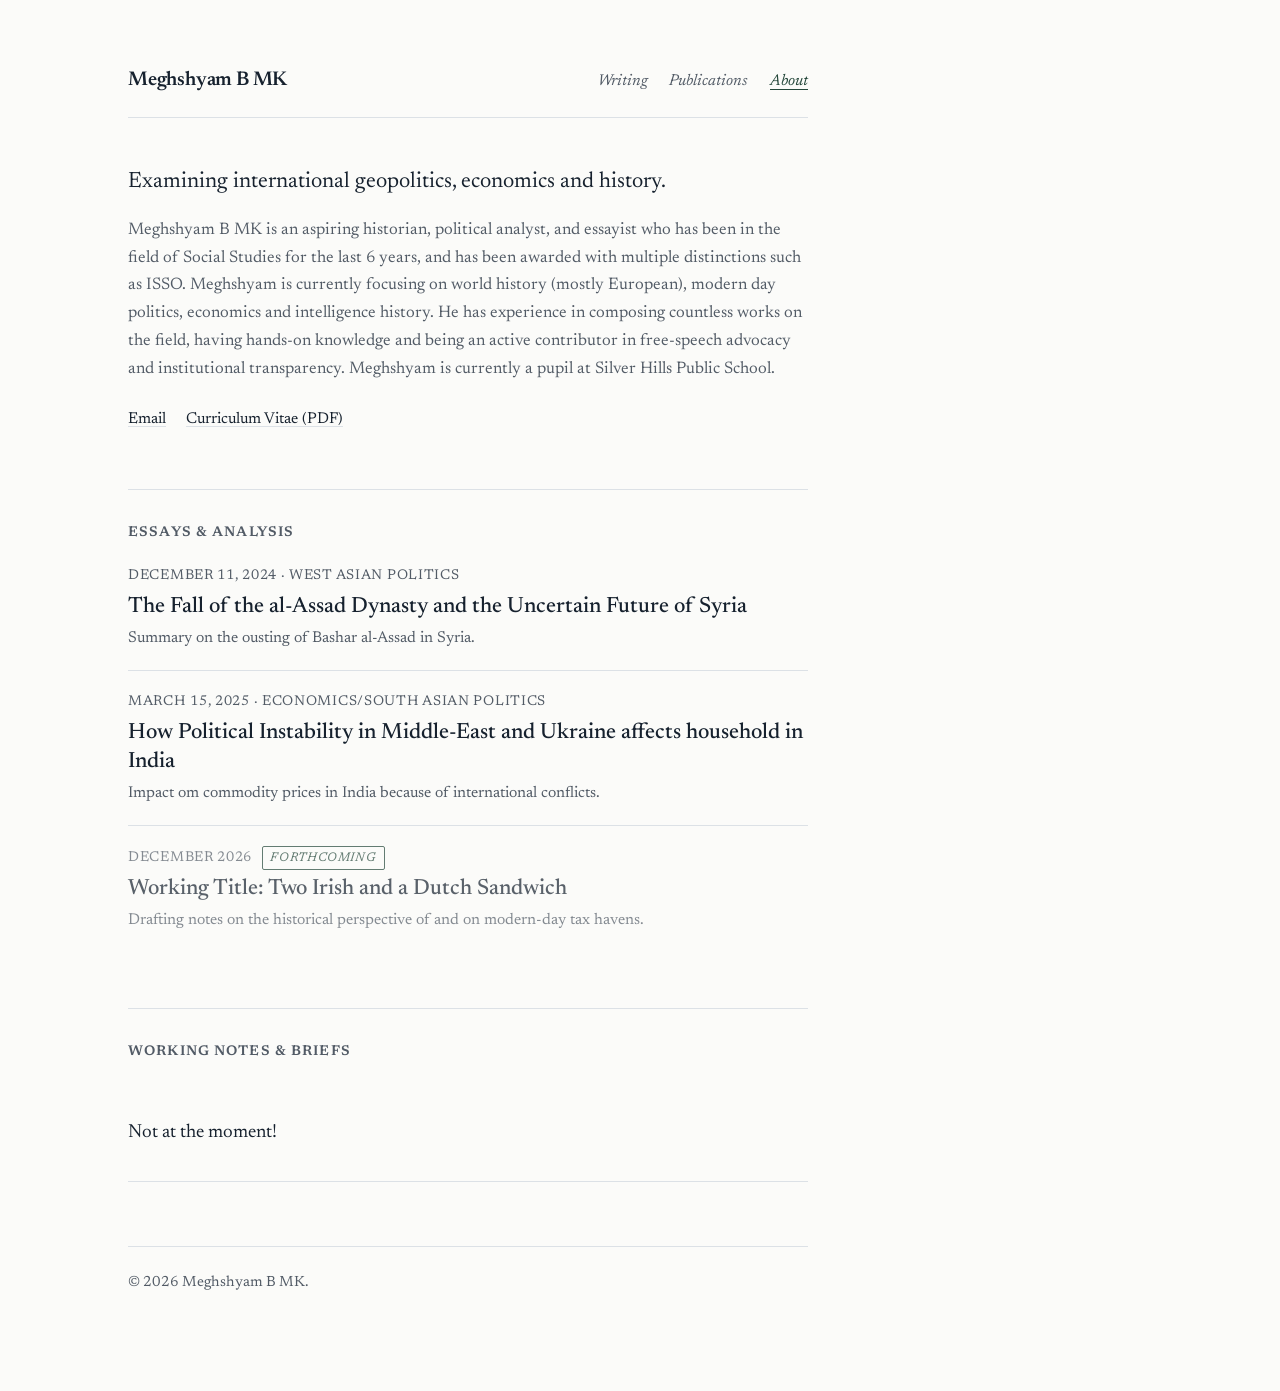
<file: index.html>
<!DOCTYPE html>
<html lang="en">
<head>
  <meta charset="UTF-8">
  <meta name="viewport" content="width=device-width, initial-scale=1.0">
  <title>Meghshyam — Political Analysis &amp; Essays</title>

  <!-- Times New Roman–style editorial serif font -->
  <link rel="preconnect" href="https://fonts.googleapis.com">
  <link rel="preconnect" href="https://fonts.gstatic.com" crossorigin>
  <link href="https://fonts.googleapis.com/css2?family=Newsreader:ital,opsz,wght@0,6..72,400;0,6..72,500;0,6..72,600;1,6..72,400&display=swap" rel="stylesheet">

  <link rel="stylesheet" href="style.css">
</head>
<body>
  <div class="container">

    <!-- TOP HEADER & NAVIGATION -->
    <header>
      <a href="index.html" class="site-title">Meghshyam B MK</a>
      <nav>
        <a href="#writing">Writing</a>
        <a href="#publications">Publications</a>
        <a href="#about" class="active">About</a>
      </nav>
    </header>

    <!-- BIO & RESEARCH SLOTS -->
    <div class="bio-section" id="about">
      <p class="bio-lead">
        Examining international geopolitics, economics and history.
      </p>
      <p class="bio-details">
        Meghshyam B MK is an aspiring historian, political analyst, and essayist who has been in the field of Social Studies for the last 6 years, and has been awarded with multiple distinctions such as ISSO. Meghshyam is currently focusing on world history (mostly European), modern day politics, economics and intelligence history. He has experience in composing countless works on the field, having hands-on knowledge and being an active contributor in free-speech advocacy and institutional transparency. Meghshyam is currently a pupil at Silver Hills Public School.     </p>

      <!-- Contact & Profile Slots -->
      <div class="contact-links">
        <a href="mailto:you@example.com">Email</a>
        <a href="#">Curriculum Vitae (PDF)</a>
      </div>
    </div>

    <!-- PRIMARY ESSAYS & BLOG POSTS SECTION -->
    <section id="writing">
      <h2 class="section-label">Essays &amp; Analysis</h2>
      <ul class="post-list">

        <!-- Published Post Slot 1 -->
        <li>
          <div class="meta">December 11, 2024 &middot; West Asian Politics</div>
          <a href="post-1.html" class="post-title">The Fall of the al-Assad Dynasty and the Uncertain Future of Syria</a>
          <p class="post-excerpt">Summary on the ousting of Bashar al-Assad in Syria.</p>
        </li>

        <!-- Published Post Slot 2 -->
        <li>
          <div class="meta">March 15, 2025 &middot; Economics/South Asian Politics</div>
          <a href="post-2.html" class="post-title">How Political Instability in Middle-East and Ukraine affects household in India</a>
          <p class="post-excerpt">Impact om commodity prices in India because of international conflicts.</p>
        </li>

        <!-- Forthcoming Essay Slot -->
        <li class="post-slot-empty">
          <div class="meta">December 2026 <span class="badge-forthcoming">Forthcoming</span></div>
          <span class="post-title">Working Title: Two Irish and a Dutch Sandwich</span>
          <p class="post-excerpt">Drafting notes on the historical perspective of and on modern-day tax havens.</p>
        </li>

      </ul>
    </section>

    <section id="publications">
      <h2 class="section-label">Working Notes &amp; Briefs</h2>
      <ul class="brief-list">
        <li>
          <p>Not at the moment!</p>
        </li>
      </ul>
    </section>

    <footer>
      &copy; 2026 Meghshyam B MK.
    </footer>

  </div>
</body>
</html>
</file>
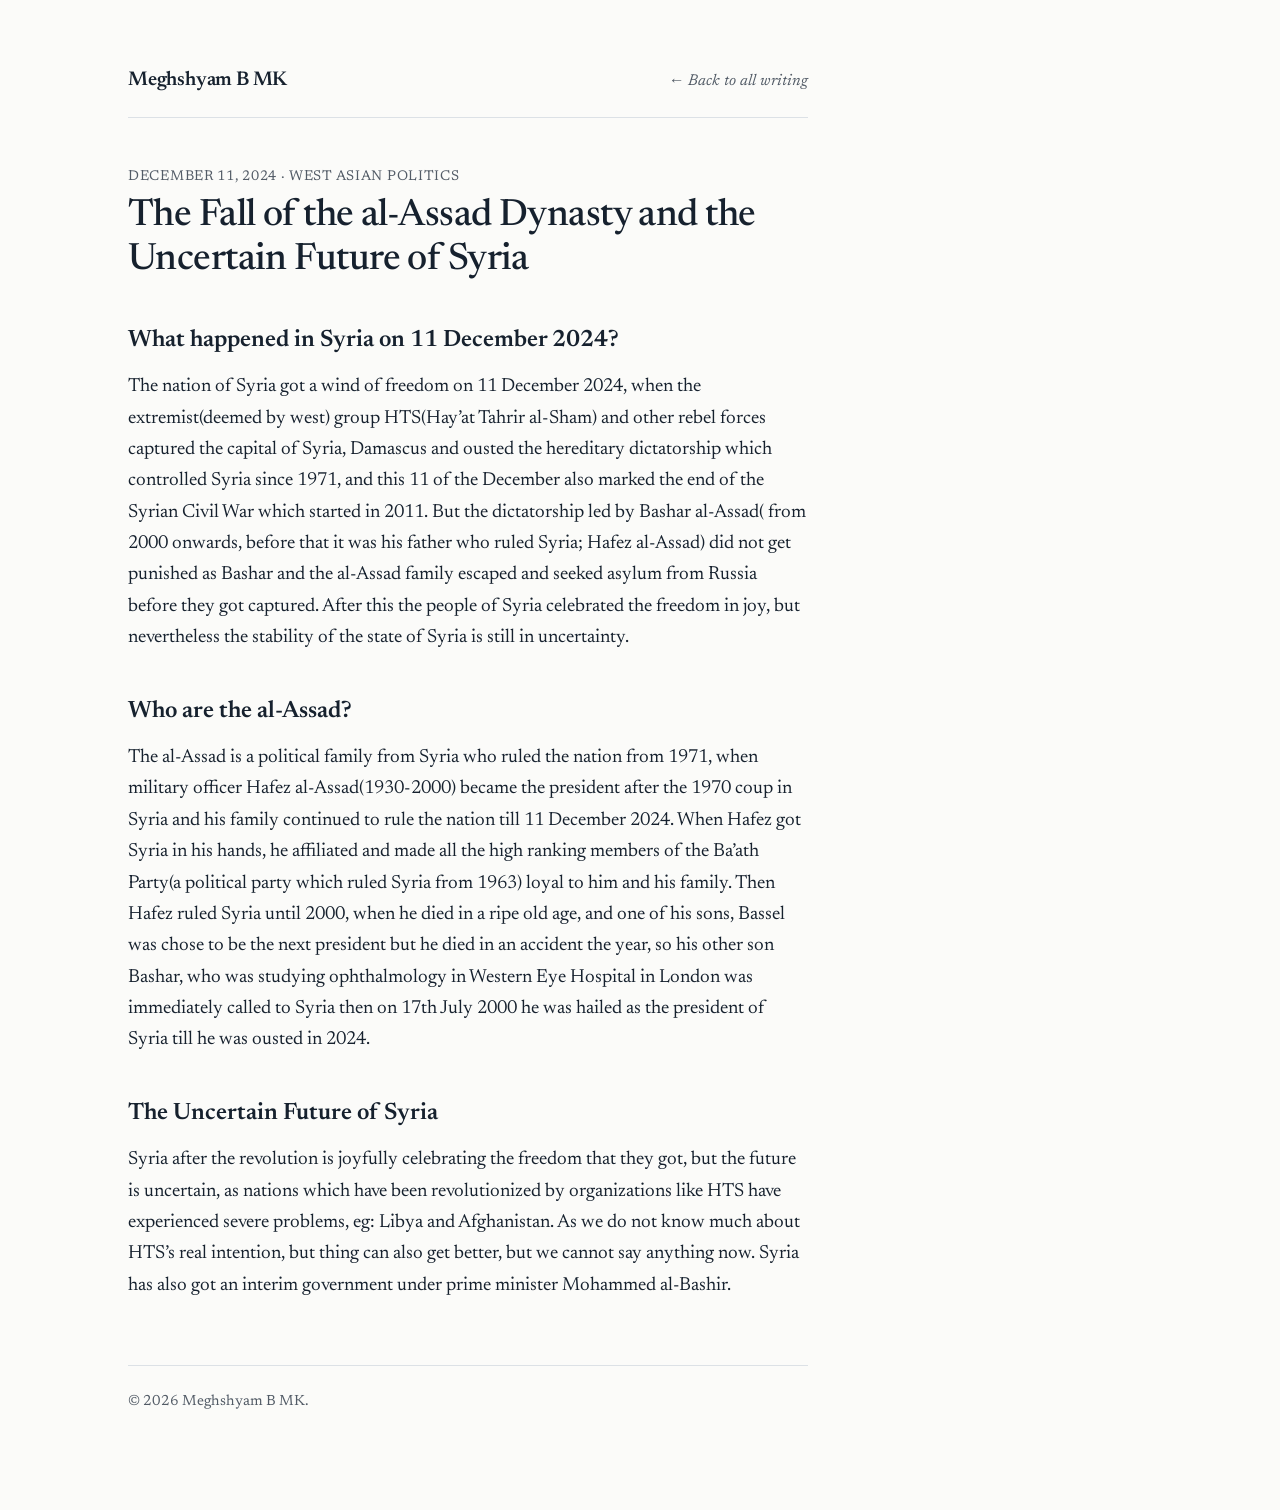
<file: post-1.html>
<!DOCTYPE html>
<html lang="en">
<head>
  <meta charset="UTF-8">
  <meta name="viewport" content="width=device-width, initial-scale=1.0">
  <title>The Fall of the al-Assad Dynasty and the Uncertain Future of Syria — Meghshyam B MK</title>
  <link rel="preconnect" href="https://fonts.googleapis.com">
  <link rel="preconnect" href="https://fonts.gstatic.com" crossorigin>
  <link href="https://fonts.googleapis.com/css2?family=Newsreader:ital,opsz,wght@0,6..72,400;0,6..72,500;0,6..72,600;1,6..72,400&display=swap" rel="stylesheet">
  <link rel="stylesheet" href="style.css">
</head>
<body>
  <div class="container">
    <header>
      <a href="index.html" class="site-title">Meghshyam B MK</a>
      <nav>
        <a href="index.html">&larr; Back to all writing</a>
      </nav>
    </header>

    <article>
      <div class="meta">December 11, 2024 &middot; WEST ASIAN POLITICS</div>
      <h1>The Fall of the al-Assad Dynasty and the Uncertain Future of Syria</h1>

      <h2>What happened in Syria on 11 December 2024? </h2>
      <p>The nation of Syria got a wind of freedom on 11 December 2024, when the extremist(deemed by west) group HTS(Hay’at Tahrir al-Sham) and other rebel forces captured the capital of Syria, Damascus and ousted the hereditary dictatorship which controlled Syria since 1971, and this 11 of the December also marked the end of the Syrian Civil War which started in 2011. But the dictatorship led by Bashar al-Assad( from 2000 onwards, before that it was his father who ruled Syria; Hafez al-Assad) did not get punished as Bashar and the al-Assad family escaped and seeked asylum from Russia before they got captured. After this the people of Syria celebrated the freedom in joy, but nevertheless the stability of the state of Syria is still in uncertainty.</p>

      <h2>Who are the al-Assad?</h2>
      <p>The al-Assad is a political family from Syria who ruled the nation from 1971, when military officer Hafez al-Assad(1930-2000) became the president after the 1970 coup in Syria and his family continued to rule the nation till 11 December 2024. When Hafez got Syria in his hands, he affiliated and made all the high ranking members of the Ba’ath Party(a political party which ruled Syria from 1963) loyal to him and his family. Then Hafez ruled Syria until 2000, when he died in a ripe old age, and one of his sons, Bassel was chose to be the next president but he died in an accident the year, so his other son Bashar, who was studying ophthalmology in Western Eye Hospital in London was immediately called to Syria then on 17th July 2000 he was hailed as the president of Syria till he was ousted in 2024.</p>
      <h2>The Uncertain Future of Syria</h2>
      <p>Syria after the revolution is joyfully celebrating the freedom that they got, but the future is uncertain, as nations which have been revolutionized by organizations like HTS have experienced severe problems, eg: Libya and Afghanistan. As we do not know much about HTS’s real intention, but thing can also get better, but we cannot say anything now. Syria has also got an interim government under prime minister Mohammed al-Bashir.</p>
    </article>

    <footer>
      &copy; 2026 Meghshyam B MK.
    </footer>
  </div>
</body>
</html>
</file>
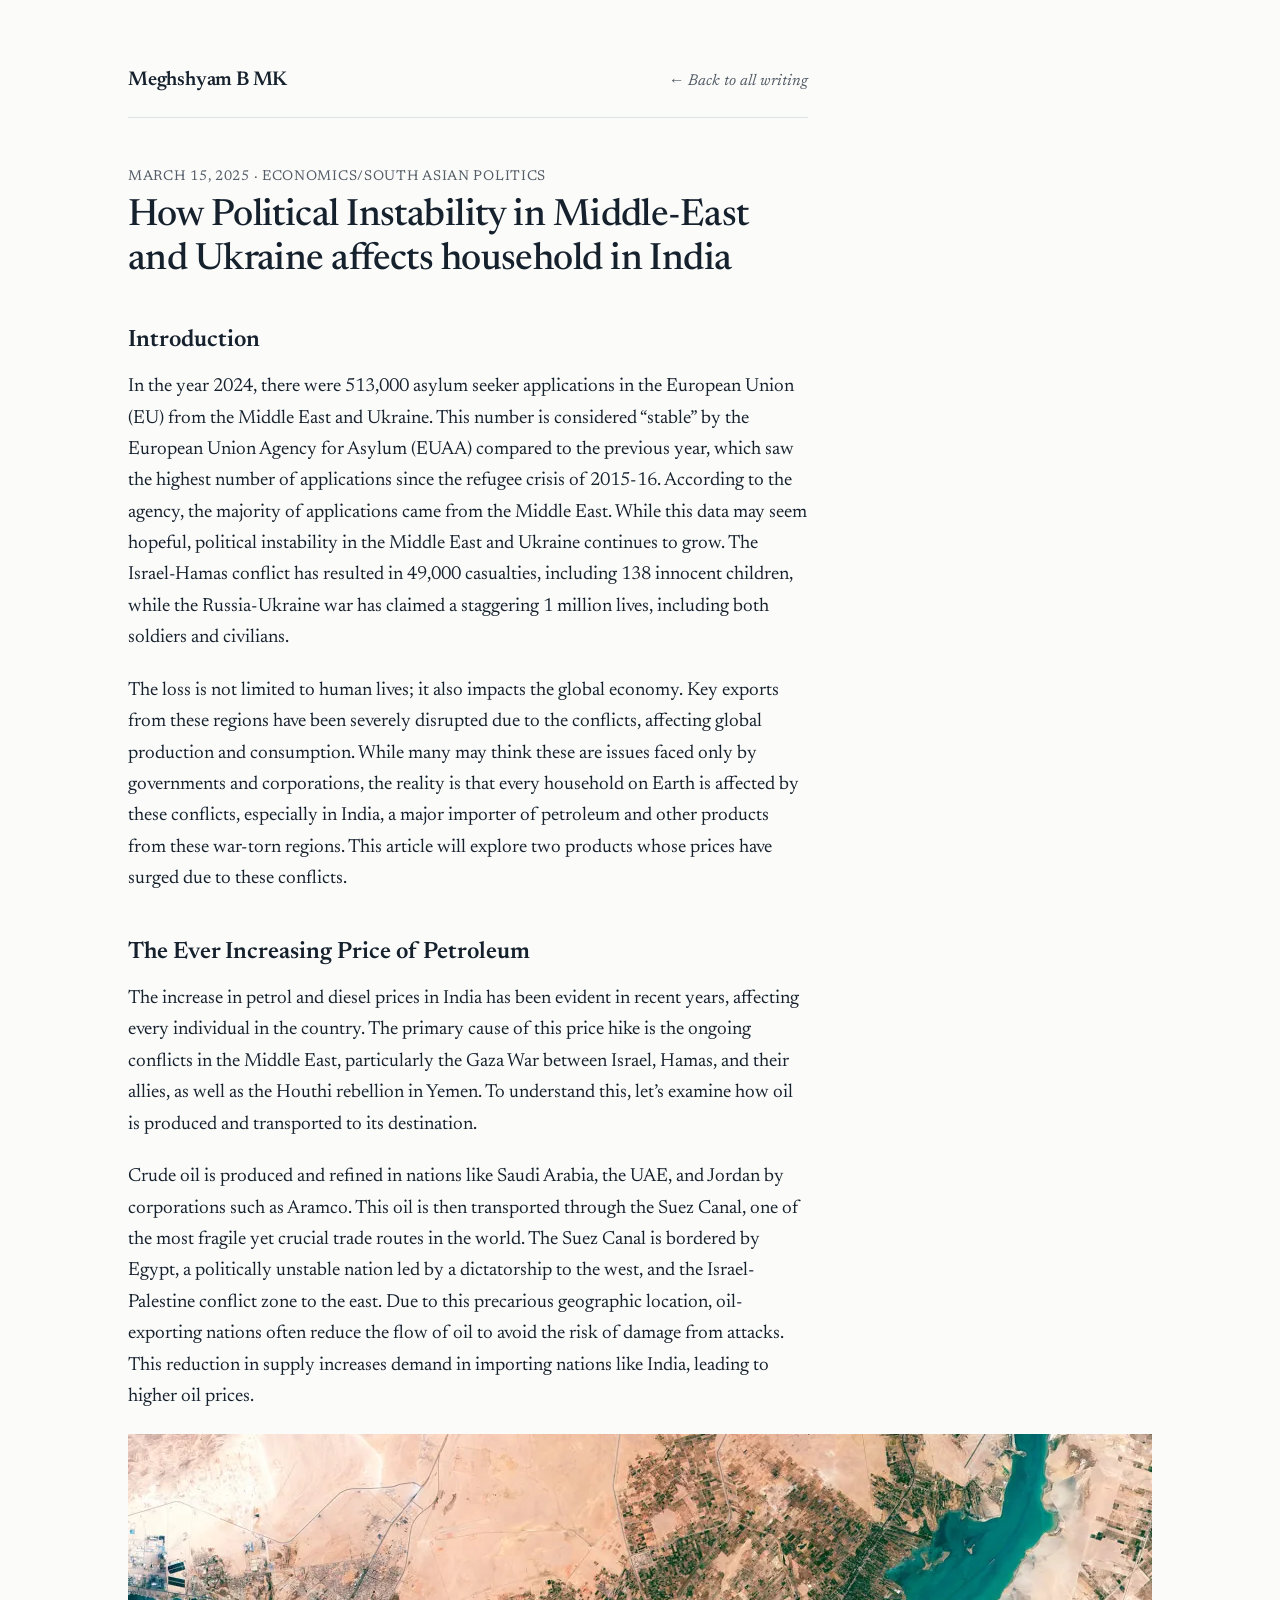
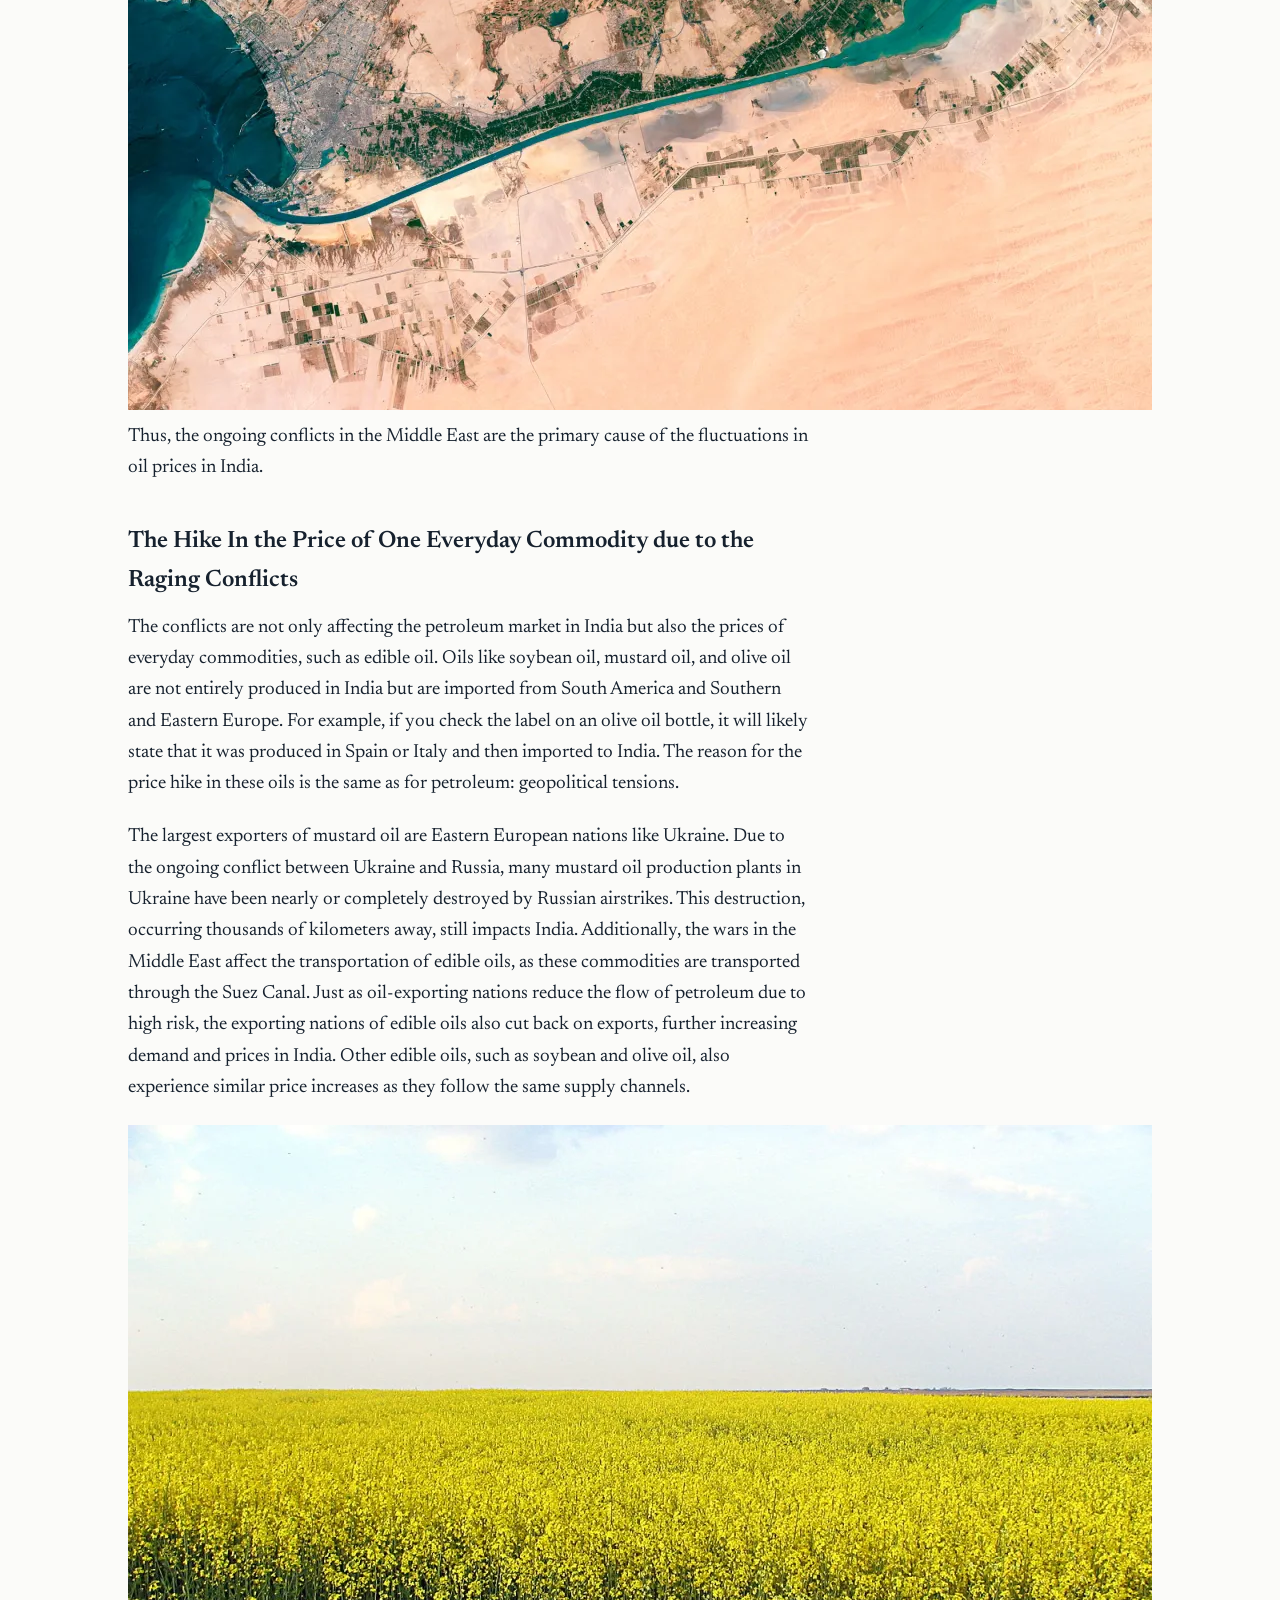
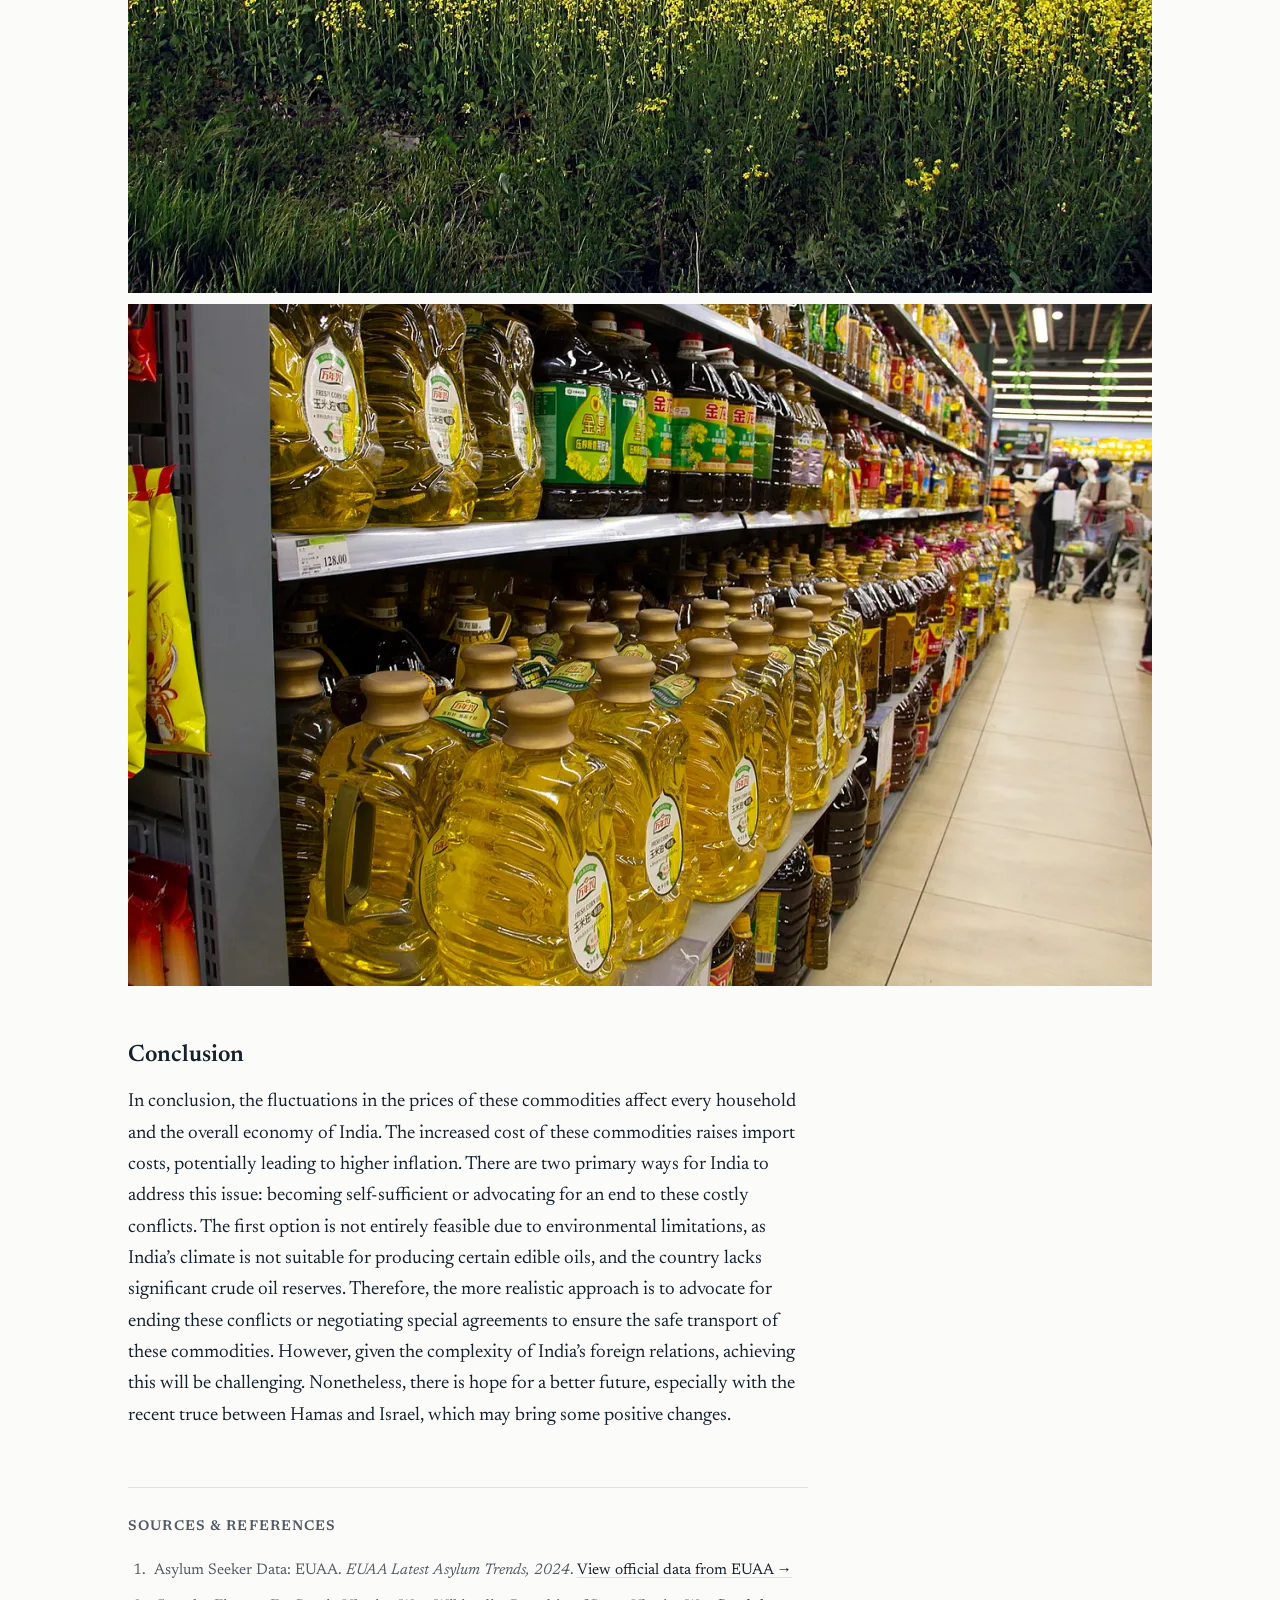
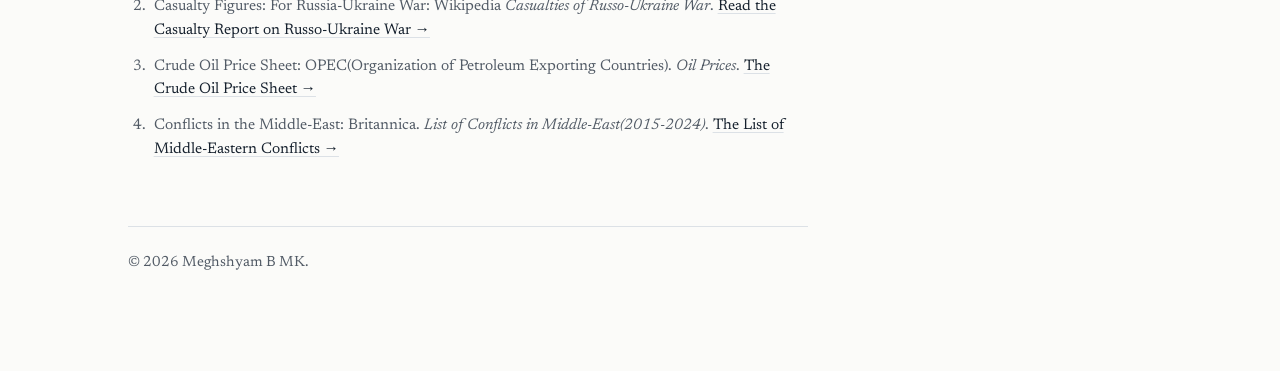
<file: post-2.html>
<!DOCTYPE html>
<html lang="en">
<head>
  <meta charset="UTF-8">
  <meta name="viewport" content="width=device-width, initial-scale=1.0">
  <title>How Political Instability in Middle-East and Ukraine affects household in India — Meghshyam B MK</title>
  <link rel="preconnect" href="https://fonts.googleapis.com">
  <link rel="preconnect" href="https://fonts.gstatic.com" crossorigin>
  <link href="https://fonts.googleapis.com/css2?family=Newsreader:ital,opsz,wght@0,6..72,400;0,6..72,500;0,6..72,600;1,6..72,400&display=swap" rel="stylesheet">
  <link rel="stylesheet" href="style.css">
</head>
<body>
  <div class="container">
    <header>
      <a href="index.html" class="site-title">Meghshyam B MK</a>
      <nav>
        <a href="index.html">&larr; Back to all writing</a>
      </nav>
    </header>

    <article>
      <div class="meta">March 15, 2025 &middot; ECONOMICS/SOUTH ASIAN POLITICS</div>
      <h1>How Political Instability in Middle-East and Ukraine affects household in India</h1>

      <h2>Introduction</h2>
      <p>In the year 2024, there were 513,000 asylum seeker applications in the European Union (EU) from the Middle East and Ukraine. This number is considered “stable” by the European Union Agency for Asylum (EUAA) compared to the previous year, which saw the highest number of applications since the refugee crisis of 2015-16. According to the agency, the majority of applications came from the Middle East. While this data may seem hopeful, political instability in the Middle East and Ukraine continues to grow. The Israel-Hamas conflict has resulted in 49,000 casualties, including 138 innocent children, while the Russia-Ukraine war has claimed a staggering 1 million lives, including both soldiers and civilians.</p>
      <p>The loss is not limited to human lives; it also impacts the global economy. Key exports from these regions have been severely disrupted due to the conflicts, affecting global production and consumption. While many may think these are issues faced only by governments and corporations, the reality is that every household on Earth is affected by these conflicts, especially in India, a major importer of petroleum and other products from these war-torn regions. This article will explore two products whose prices have surged due to these conflicts.</p>
      <h2>The Ever Increasing Price of Petroleum</h2>
      <p>The increase in petrol and diesel prices in India has been evident in recent years, affecting every individual in the country. The primary cause of this price hike is the ongoing conflicts in the Middle East, particularly the Gaza War between Israel, Hamas, and their allies, as well as the Houthi rebellion in Yemen. To understand this, let’s examine how oil is produced and transported to its destination.</p>
      <p>Crude oil is produced and refined in nations like Saudi Arabia, the UAE, and Jordan by corporations such as Aramco. This oil is then transported through the Suez Canal, one of the most fragile yet crucial trade routes in the world. The Suez Canal is bordered by Egypt, a politically unstable nation led by a dictatorship to the west, and the Israel-Palestine conflict zone to the east. Due to this precarious geographic location, oil-exporting nations often reduce the flow of oil to avoid the risk of damage from attacks. This reduction in supply increases demand in importing nations like India, leading to higher oil prices.</p>
      <img src="suez_canal_egypt_satellite_view.webp" alt="A Satellite View of the Suez Canal">
      <p>Thus, the ongoing conflicts in the Middle East are the primary cause of the fluctuations in oil prices in India.</p>
      <h2>The Hike In the Price of One Everyday Commodity due to the Raging Conflicts</h2>
      <p>The conflicts are not only affecting the petroleum market in India but also the prices of everyday commodities, such as edible oil. Oils like soybean oil, mustard oil, and olive oil are not entirely produced in India but are imported from South America and Southern and Eastern Europe. For example, if you check the label on an olive oil bottle, it will likely state that it was produced in Spain or Italy and then imported to India. The reason for the price hike in these oils is the same as for petroleum: geopolitical tensions.</p>
      <p>The largest exporters of mustard oil are Eastern European nations like Ukraine. Due to the ongoing conflict between Ukraine and Russia, many mustard oil production plants in Ukraine have been nearly or completely destroyed by Russian airstrikes. This destruction, occurring thousands of kilometers away, still impacts India. Additionally, the wars in the Middle East affect the transportation of edible oils, as these commodities are transported through the Suez Canal. Just as oil-exporting nations reduce the flow of petroleum due to high risk, the exporting nations of edible oils also cut back on exports, further increasing demand and prices in India. Other edible oils, such as soybean and olive oil, also experience similar price increases as they follow the same supply channels.</p>
      <img src="1280px-camp_de_rapita.webp" alt="A Picture of a Mustard Field">
      <img src="1200px-cooking_oils_on_a_shelf_03.webp" alt="A Shelf of Cooking Oil">
      <h2>Conclusion</h2>
      <p>In conclusion, the fluctuations in the prices of these commodities affect every household and the overall economy of India. The increased cost of these commodities raises import costs, potentially leading to higher inflation. There are two primary ways for India to address this issue: becoming self-sufficient or advocating for an end to these costly conflicts. The first option is not entirely feasible due to environmental limitations, as India’s climate is not suitable for producing certain edible oils, and the country lacks significant crude oil reserves. Therefore, the more realistic approach is to advocate for ending these conflicts or negotiating special agreements to ensure the safe transport of these commodities. However, given the complexity of India’s foreign relations, achieving this will be challenging. Nonetheless, there is hope for a better future, especially with the recent truce between Hamas and Israel, which may bring some positive changes.</p>
      <div class="sources-section" id="sources">
        <h2>Sources &amp; References</h2>
        <ol class="sources-list">
          <li id="source-1">
            Asylum Seeker Data: EUAA. <em>EUAA Latest Asylum Trends, 2024</em>. <a href=" https://euaa.europa.eu/sites/default/files/publications/2024-09/2024.09_EUAA_Latest-Asylum-Trends_MYR2024_PUB-FINAL_0.pdf" target="_blank" rel="noopener">View official data from EUAA &rarr;</a>
          </li>
          <li id="source-2">
            Casualty Figures: For Russia-Ukraine War: Wikipedia <em>Casualties of Russo-Ukraine War</em>. <a href="https://en.m.wikipedia.org/wiki/Casualties_of_the_Russo-Ukrainian_War" target="_blank" rel="noopener">Read the Casualty Report on Russo-Ukraine War &rarr;</a>
          </li>
          <li id="source-3">
            Crude Oil Price Sheet: OPEC(Organization of Petroleum Exporting Countries). <em>Oil Prices</em>. <a href="https://docs.google.com/spreadsheets/d/148eP3kZ1i0W4uKHAcINAdHtjAQPJyczkcaMikqSfGtQ/edit?usp=drivesdk" target="_blank" rel="noopener">The Crude Oil Price Sheet &rarr;</a>
          </li>
          <li id="source-4">
            Conflicts in the Middle-East: Britannica. <em>List of Conflicts in Middle-East(2015-2024)</em>. <a href="https://docs.google.com/spreadsheets/d/11bCJzkuRZagu91OmhJgSG_7AA7tfBtp6zNet09j4ZdI/edit?usp=drivesdk" target="_blank" rel="noopener">The List of Middle-Eastern Conflicts &rarr;</a>
          </li>
        </ol>
      </div>
      
    </article>

    <footer>
      &copy; 2026 Meghshyam B MK.
    </footer>
  </div>
</body>
</html>
</file>
<file: style.css>
:root {
  /* Distinct academic/policy journal palette (not Anthropic's warm beige/terracotta) */
  --bg: #FBFBF9;          /* Crisp archival paper white */
  --surface: #F2F4F3;     /* Soft cool slate-tint for tags */
  --text: #16212E;        /* Deep slate-navy ink */
  --muted: #525B66;       /* Muted steel-slate for metadata & captions */
  --border: #DCE1E6;      /* Cool hairline divider */
  --accent: #24473A;      /* Deep policy-green accent */
}

* {
  box-sizing: border-box;
}

body {
  background-color: var(--bg);
  color: var(--text);
  font-family: 'Newsreader', 'Times New Roman', Times, Georgia, serif;
  font-size: 19px;
  line-height: 1.65;
  margin: 0;
  /* Left-aligned layout with generous breathing room on desktop */
  padding: 4rem 1.5rem 6rem 1.5rem;
  -webkit-font-smoothing: antialiased;
}

@media (min-width: 768px) {
  body {
    padding-left: 10%;
    padding-right: 10%;
  }
}

.container {
  max-width: 680px;
  margin: 0; /* Left-aligned */
}

/* Top Navigation & Identity */
header {
  margin-bottom: 3rem;
  padding-bottom: 1.25rem;
  border-bottom: 1px solid var(--border);
  display: flex;
  flex-wrap: wrap;
  justify-content: space-between;
  align-items: baseline;
  gap: 1rem;
}

.site-title {
  font-family: 'Newsreader', 'Times New Roman', Times, Georgia, serif;
  font-size: 1.25rem;
  font-weight: 600;
  letter-spacing: -0.01em;
  text-decoration: none;
  color: var(--text);
}

nav {
  display: flex;
  flex-wrap: wrap;
  gap: 1.35rem;
}

nav a {
  font-family: 'Newsreader', 'Times New Roman', Times, Georgia, serif;
  font-size: 0.98rem;
  font-style: italic;
  color: var(--muted);
  text-decoration: none;
  transition: color 0.15s ease;
}

nav a:hover,
nav a.active {
  color: var(--accent);
  text-decoration: underline;
  text-underline-offset: 4px;
}

/* Section Labels */
.section-label {
  font-family: 'Newsreader', 'Times New Roman', Times, Georgia, serif;
  font-size: 0.88rem;
  font-weight: 600;
  text-transform: uppercase;
  letter-spacing: 0.08em;
  color: var(--muted);
  margin: 0 0 1.25rem 0;
}

/* Bio & Focus Areas Section */
.bio-section {
  margin-bottom: 3.5rem;
}

.bio-lead {
  font-family: 'Newsreader', 'Times New Roman', Times, Georgia, serif;
  font-size: 1.38rem;
  line-height: 1.48;
  margin: 0 0 1.15rem 0;
  color: var(--text);
}

.bio-details {
  font-family: 'Newsreader', 'Times New Roman', Times, Georgia, serif;
  font-size: 1.05rem;
  color: var(--muted);
  margin: 0 0 1.5rem 0;
}

.focus-tags {
  display: flex;
  flex-wrap: wrap;
  gap: 0.5rem;
  margin-bottom: 1.5rem;
}

.tag {
  font-family: 'Newsreader', 'Times New Roman', Times, Georgia, serif;
  font-size: 0.92rem;
  color: var(--text);
  background-color: var(--surface);
  border: 1px solid var(--border);
  padding: 0.2rem 0.65rem;
  border-radius: 2px;
}

.contact-links {
  font-family: 'Newsreader', 'Times New Roman', Times, Georgia, serif;
  font-size: 0.98rem;
  display: flex;
  flex-wrap: wrap;
  gap: 1.25rem;
}

.contact-links a {
  color: var(--text);
  text-decoration: underline;
  text-decoration-color: var(--border);
  text-underline-offset: 3px;
}

.contact-links a:hover {
  color: var(--accent);
  text-decoration-color: var(--accent);
}

/* Main Content Blocks */
section {
  margin-bottom: 3.5rem;
  padding-top: 2rem;
  border-top: 1px solid var(--border);
}

/* Essay / Blog Post List */
.post-list {
  list-style: none;
  padding: 0;
  margin: 0;
}

.post-list li {
  padding: 1.25rem 0;
  border-bottom: 1px solid var(--border);
}

.post-list li:first-child {
  padding-top: 0;
}

.post-list li:last-child {
  border-bottom: none;
}

.meta {
  font-family: 'Newsreader', 'Times New Roman', Times, Georgia, serif;
  font-size: 0.88rem;
  color: var(--muted);
  text-transform: uppercase;
  letter-spacing: 0.05em;
  margin-bottom: 0.3rem;
}

.post-title {
  font-family: 'Newsreader', 'Times New Roman', Times, Georgia, serif;
  font-size: 1.38rem;
  font-weight: 500;
  color: var(--text);
  text-decoration: none;
  display: block;
  margin-bottom: 0.3rem;
  line-height: 1.3;
}

.post-title:hover {
  color: var(--accent);
  text-decoration: underline;
  text-underline-offset: 3px;
}

.post-excerpt {
  font-family: 'Newsreader', 'Times New Roman', Times, Georgia, serif;
  font-size: 0.98rem;
  color: var(--muted);
  line-height: 1.5;
  margin: 0;
}

/* Forthcoming / Empty Slot Styling */
.post-slot-empty {
  opacity: 0.7;
}

.badge-forthcoming {
  display: inline-block;
  font-family: 'Newsreader', 'Times New Roman', Times, Georgia, serif;
  font-size: 0.78rem;
  font-style: italic;
  text-transform: uppercase;
  letter-spacing: 0.05em;
  color: var(--accent);
  border: 1px solid var(--accent);
  padding: 0.05rem 0.45rem;
  border-radius: 2px;
  margin-left: 0.4rem;
  vertical-align: middle;
}

/* External Appearances & Briefs List */
.brief-list {
  list-style: none;
  padding: 0;
  margin: 0;
}

.brief-list li {
  display: flex;
  flex-direction: column;
  padding: 0.85rem 0;
  border-bottom: 1px solid var(--border);
}

@media (min-width: 600px) {
  .brief-list li {
    flex-direction: row;
    justify-content: space-between;
    align-items: baseline;
    gap: 1.5rem;
  }
}

.brief-list a {
  font-family: 'Newsreader', 'Times New Roman', Times, Georgia, serif;
  color: var(--text);
  text-decoration: none;
  font-size: 1.12rem;
}

.brief-list a:hover {
  color: var(--accent);
  text-decoration: underline;
  text-underline-offset: 3px;
}

.brief-outlet {
  font-family: 'Newsreader', 'Times New Roman', Times, Georgia, serif;
  font-size: 0.92rem;
  font-style: italic;
  color: var(--muted);
  white-space: nowrap;
}

/* Article Page Typography (used inside individual posts) */
article h1 {
  font-family: 'Newsreader', 'Times New Roman', Times, Georgia, serif;
  font-size: 2.35rem;
  font-weight: 500;
  line-height: 1.18;
  letter-spacing: -0.015em;
  margin: 0 0 1.5rem 0;
}

article h2 {
  font-family: 'Newsreader', 'Times New Roman', Times, Georgia, serif;
  font-size: 1.48rem;
  font-weight: 600;
  margin: 2.4rem 0 0.7rem 0;
}

article p {
  font-family: 'Newsreader', 'Times New Roman', Times, Georgia, serif;
  margin: 0 0 1.35rem 0;
}

blockquote {
  border-left: 2px solid var(--accent);
  margin: 2rem 0;
  padding-left: 1.25rem;
  color: var(--muted);
  font-family: 'Newsreader', 'Times New Roman', Times, Georgia, serif;
  font-style: italic;
}

footer {
  margin-top: 4rem;
  padding-top: 1.5rem;
  border-top: 1px solid var(--border);
  font-family: 'Newsreader', 'Times New Roman', Times, Georgia, serif;
  font-size: 0.92rem;
  color: var(--muted);
}
/* Inline Citation Links inside Article Text */
.cite-ref {
  font-size: 0.78em;
  vertical-align: super;
  line-height: 0;
  text-decoration: none;
  color: var(--accent);
  font-weight: 600;
  padding: 0 0.1rem;
}

.cite-ref:hover {
  text-decoration: underline;
}

/* Sources & References Block at End of Article */
.sources-section {
  margin-top: 3.5rem;
  padding-top: 1.75rem;
  border-top: 1px solid var(--border);
}

.sources-section h2 {
  font-size: 0.88rem;
  font-weight: 600;
  text-transform: uppercase;
  letter-spacing: 0.08em;
  color: var(--muted);
  margin: 0 0 1.25rem 0;
}

.sources-list {
  margin: 0;
  padding-left: 1.35rem;
  font-size: 0.96rem;
  line-height: 1.55;
  color: var(--muted);
}

.sources-list li {
  margin-bottom: 0.75rem;
  padding-left: 0.25rem;
}

.sources-list li:target {
  color: var(--text);
  background-color: var(--surface);
  padding: 0.25rem 0.5rem;
  border-radius: 2px;
}

.sources-list a {
  color: var(--text);
  text-decoration: underline;
  text-decoration-color: var(--border);
  text-underline-offset: 3px;
  word-break: break-word;
}

.sources-list a:hover {
  color: var(--accent);
  text-decoration-color: var(--accent);
}
</file>
